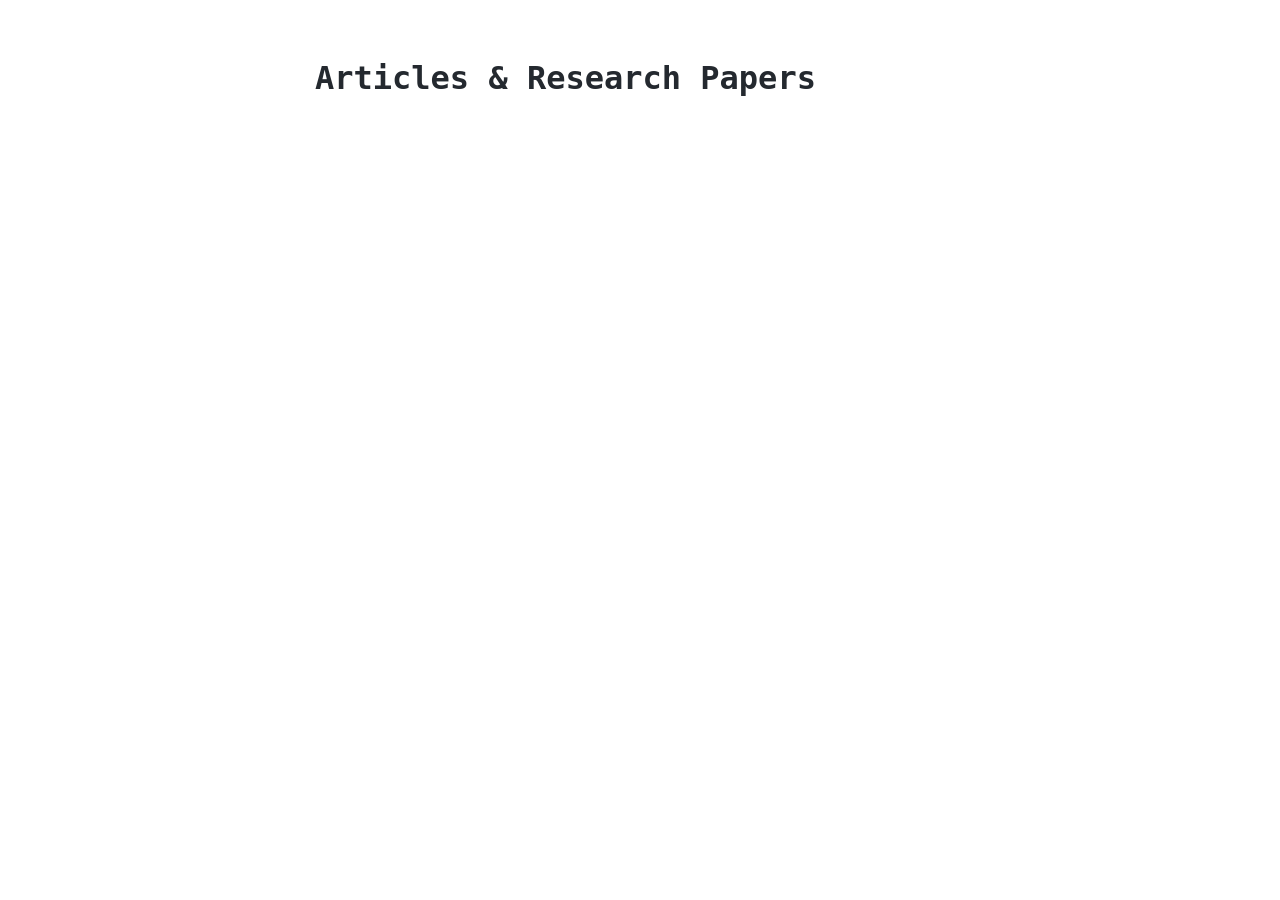
<file: io-site/index.html>
<!DOCTYPE html>
<html lang="en">
<head>
    <meta charset="UTF-8">
    <title>Blog Index</title>
    <link rel="stylesheet" href="style.css">
</head>
<body>
    <main class="container">
        <h1>Articles & Research Papers</h1>
        <ul class="blog-list">
            
        </ul>
    </main>
</body>
</html>
</file>
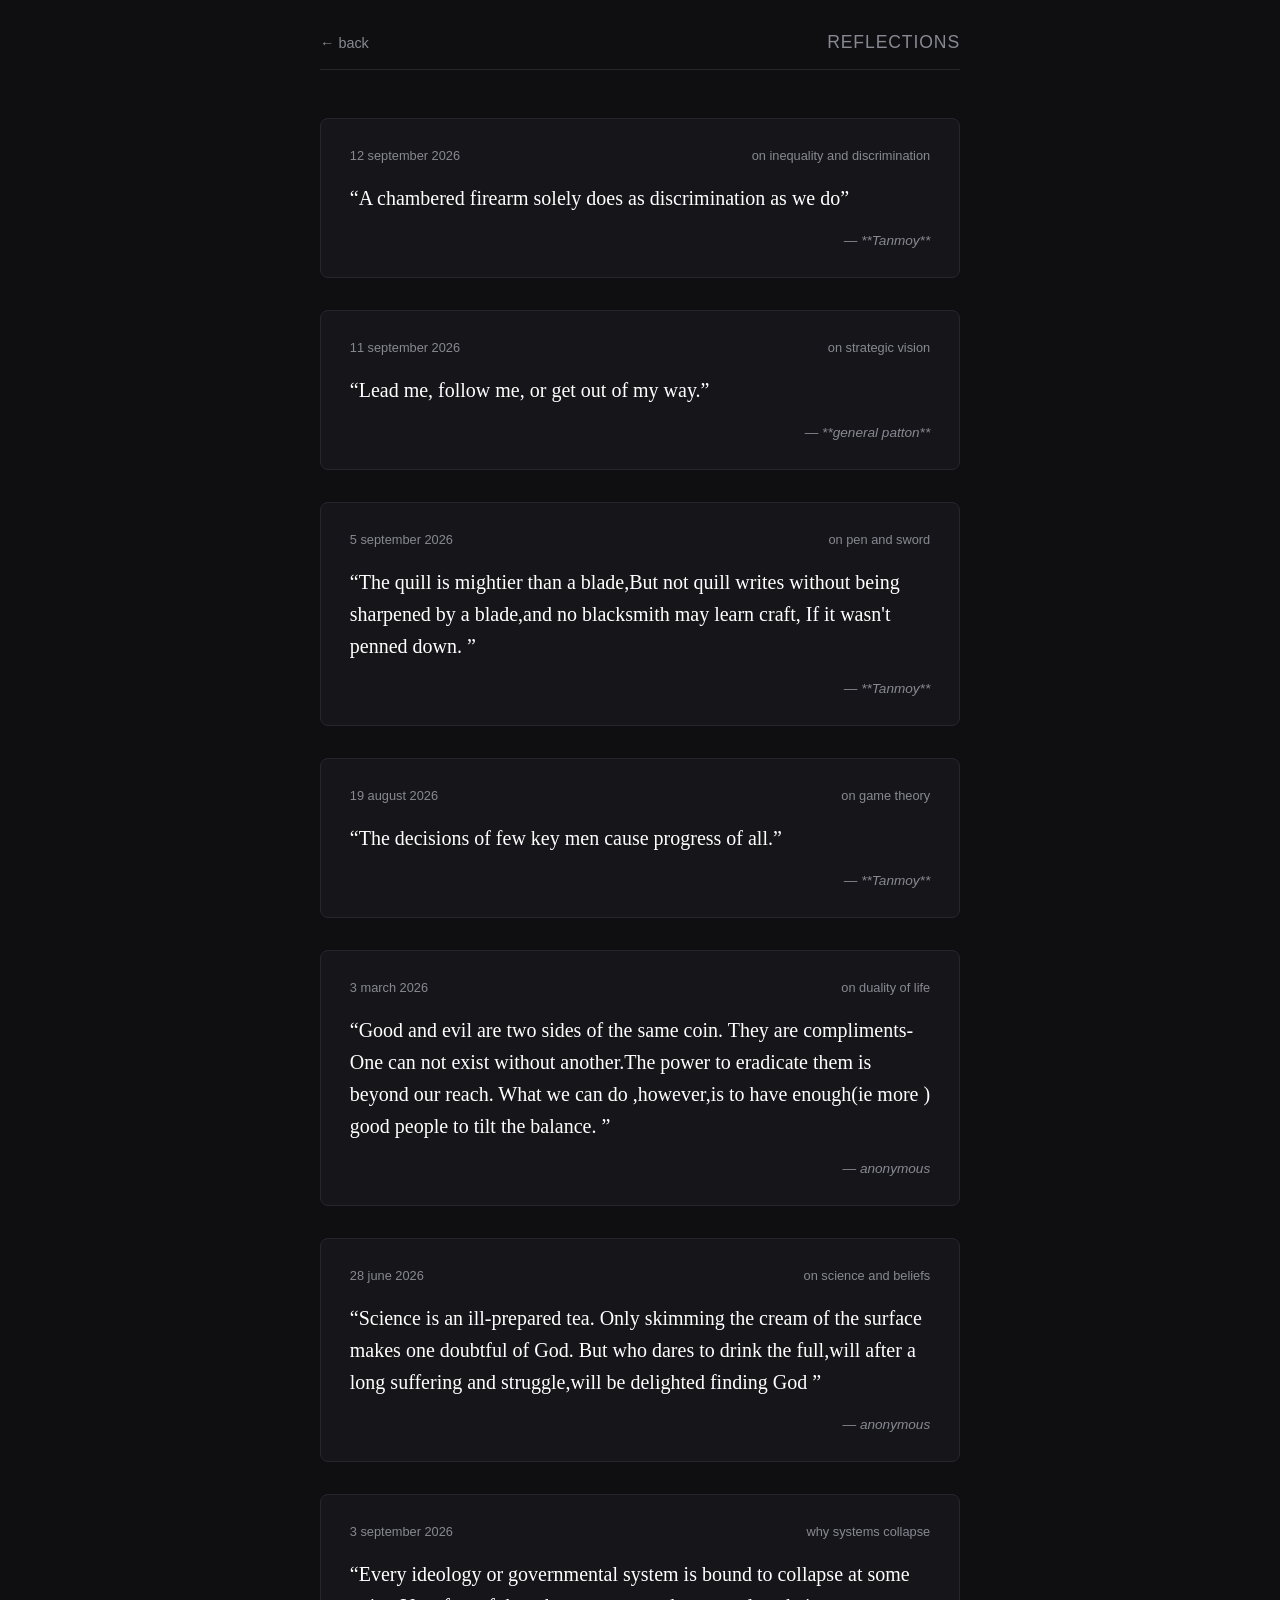
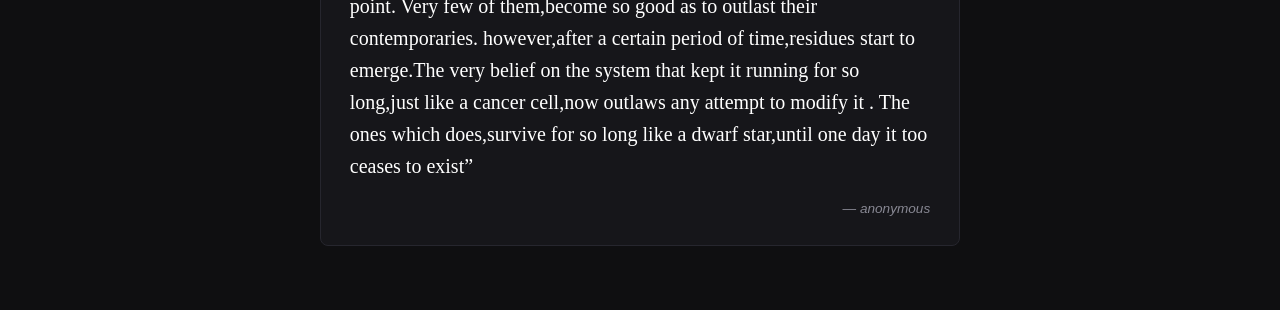
<file: quotes/index.html>
<!DOCTYPE html>
<html lang="en">
<head>
    <meta charset="UTF-8">
    <meta name="viewport" content="width=device-width, initial-scale=1.0">
    <title>Quotes</title>
    <style>
        :root {
            --bg: #0f0f11;
            --text: #e1e1e6;
            --muted: #888893;
            --accent: #ffffff;
            --card-bg: #16161a;
            --border: #26262e;
        }

        body {
            background-color: var(--bg);
            color: var(--text);
            font-family: -apple-system, BlinkMacSystemFont, "Segoe UI", Roboto, Helvetica, Arial, sans-serif;
            margin: 0;
            padding: 2rem 1rem;
            display: flex;
            justify-content: center;
        }

        .container {
            max-width: 640px;
            width: 100%;
        }

        .header {
            display: flex;
            justify-content: space-between;
            align-items: center;
            margin-bottom: 3rem;
            border-bottom: 1px solid var(--border);
            padding-bottom: 1rem;
        }

        .back-link {
            color: var(--muted);
            text-decoration: none;
            font-size: 0.9rem;
            transition: color 0.2s;
        }

        .back-link:hover { color: var(--accent); }

        .title {
            font-size: 1.1rem;
            font-weight: 500;
            letter-spacing: 0.05em;
            text-transform: uppercase;
            color: var(--muted);
            margin: 0;
        }

        .quote-card {
            background: var(--card-bg);
            border: 1px solid var(--border);
            border-radius: 8px;
            padding: 1.8rem;
            margin-bottom: 2rem;
            transition: transform 0.2s ease, border-color 0.2s ease;
        }

        .quote-card:hover {
            border-color: #3f3f4e;
        }

        .meta {
            display: flex;
            justify-content: space-between;
            font-size: 0.8rem;
            color: var(--muted);
            margin-bottom: 1.2rem;
            text-transform: lowercase;
        }

        blockquote {
            margin: 0 0 1.2rem 0;
            font-size: 1.25rem;
            line-height: 1.6;
            font-family: "Georgia", Georgia, serif;
            color: var(--accent);
        }

        .author {
            font-size: 0.85rem;
            color: var(--muted);
            text-align: right;
            font-style: italic;
        }
    </style>
</head>
<body>
    <div class="container">
        <div class="header">
            <a href="../" class="back-link">← back</a>
            <h1 class="title">Reflections</h1>
        </div>
        <div id="quotes-container">Loading...</div>
    </div>

    <script>
        async function loadQuotes() {
            const container = document.getElementById('quotes-container');
            try {
                const res = await fetch('quotes.md');
                if (!res.ok) throw new Error('Could not load quotes.md');
                const text = await res.text();

                const entries = text.split('---').map(e => e.trim()).filter(Boolean);
                container.innerHTML = '';

                entries.forEach(entry => {
                    const dateMatch = entry.match(/^#\s+(.+)$/m);
                    const topicMatch = entry.match(/^##\s+(.+)$/m);
                    const quoteMatch = entry.match(/^>\s*"?(.+?)"?$/m);
                    const authorMatch = entry.match(/^—\s*(.+)$/m);

                    const card = document.createElement('article');
                    card.className = 'quote-card';
                    card.innerHTML = `
                        <div class="meta">
                            <span>${dateMatch ? dateMatch[1] : ''}</span>
                            <span>${topicMatch ? topicMatch[1] : ''}</span>
                        </div>
                        <blockquote>“${quoteMatch ? quoteMatch[1] : entry}”</blockquote>
                        <div class="author">— ${authorMatch ? authorMatch[1] : 'anonymous'}</div>
                    `;
                    container.appendChild(card);
                });
            } catch (err) {
                container.innerHTML = `<p style="color:var(--muted)">No quotes found in <code>quotes/quotes.md</code>.</p>`;
            }
        }
        loadQuotes();
    </script>
</body>
</html>
</file>
<file: io-site/style.css>
:root {
    --bg: #0d1117;
    --text: #c9d1d9;
    --accent: #58a6ff;
    --muted: #8b949e;
    --border: #30363d;
    --code-bg: #161b22;
}

@media (prefers-color-scheme: light) {
    :root {
        --bg: #ffffff;
        --text: #24292f;
        --accent: #0969da;
        --muted: #57606a;
        --border: #d0d7de;
        --code-bg: #f6f8fa;
    }
}

body {
    background: var(--bg);
    color: var(--text);
    font-family: -apple-system, BlinkMacSystemFont, "Segoe UI", Roboto, monospace;
    line-height: 1.6;
    margin: 0;
    padding: 2rem 1rem;
}

.container {
    max-width: 650px;
    margin: 0 auto;
}

h1, h2, h3 { color: var(--text); font-weight: 600; }
a { color: var(--accent); text-decoration: none; }
a:hover { text-decoration: underline; }

.section { margin-bottom: 3rem; }
.section h3 { color: var(--muted); border-bottom: 1px solid var(--border); padding-bottom: 0.5rem; }

.quote-card {
    border-left: 3px solid var(--accent);
    margin: 1.5rem 0;
    padding-left: 1rem;
    color: var(--muted);
    font-style: italic;
}

.blog-post { margin-bottom: 2.5rem; }
.blog-post h2 { margin-bottom: 0.5rem; }

code {
    background: var(--code-bg);
    padding: 0.2rem 0.4rem;
    border-radius: 4px;
    font-size: 0.9em;
}
</file>
